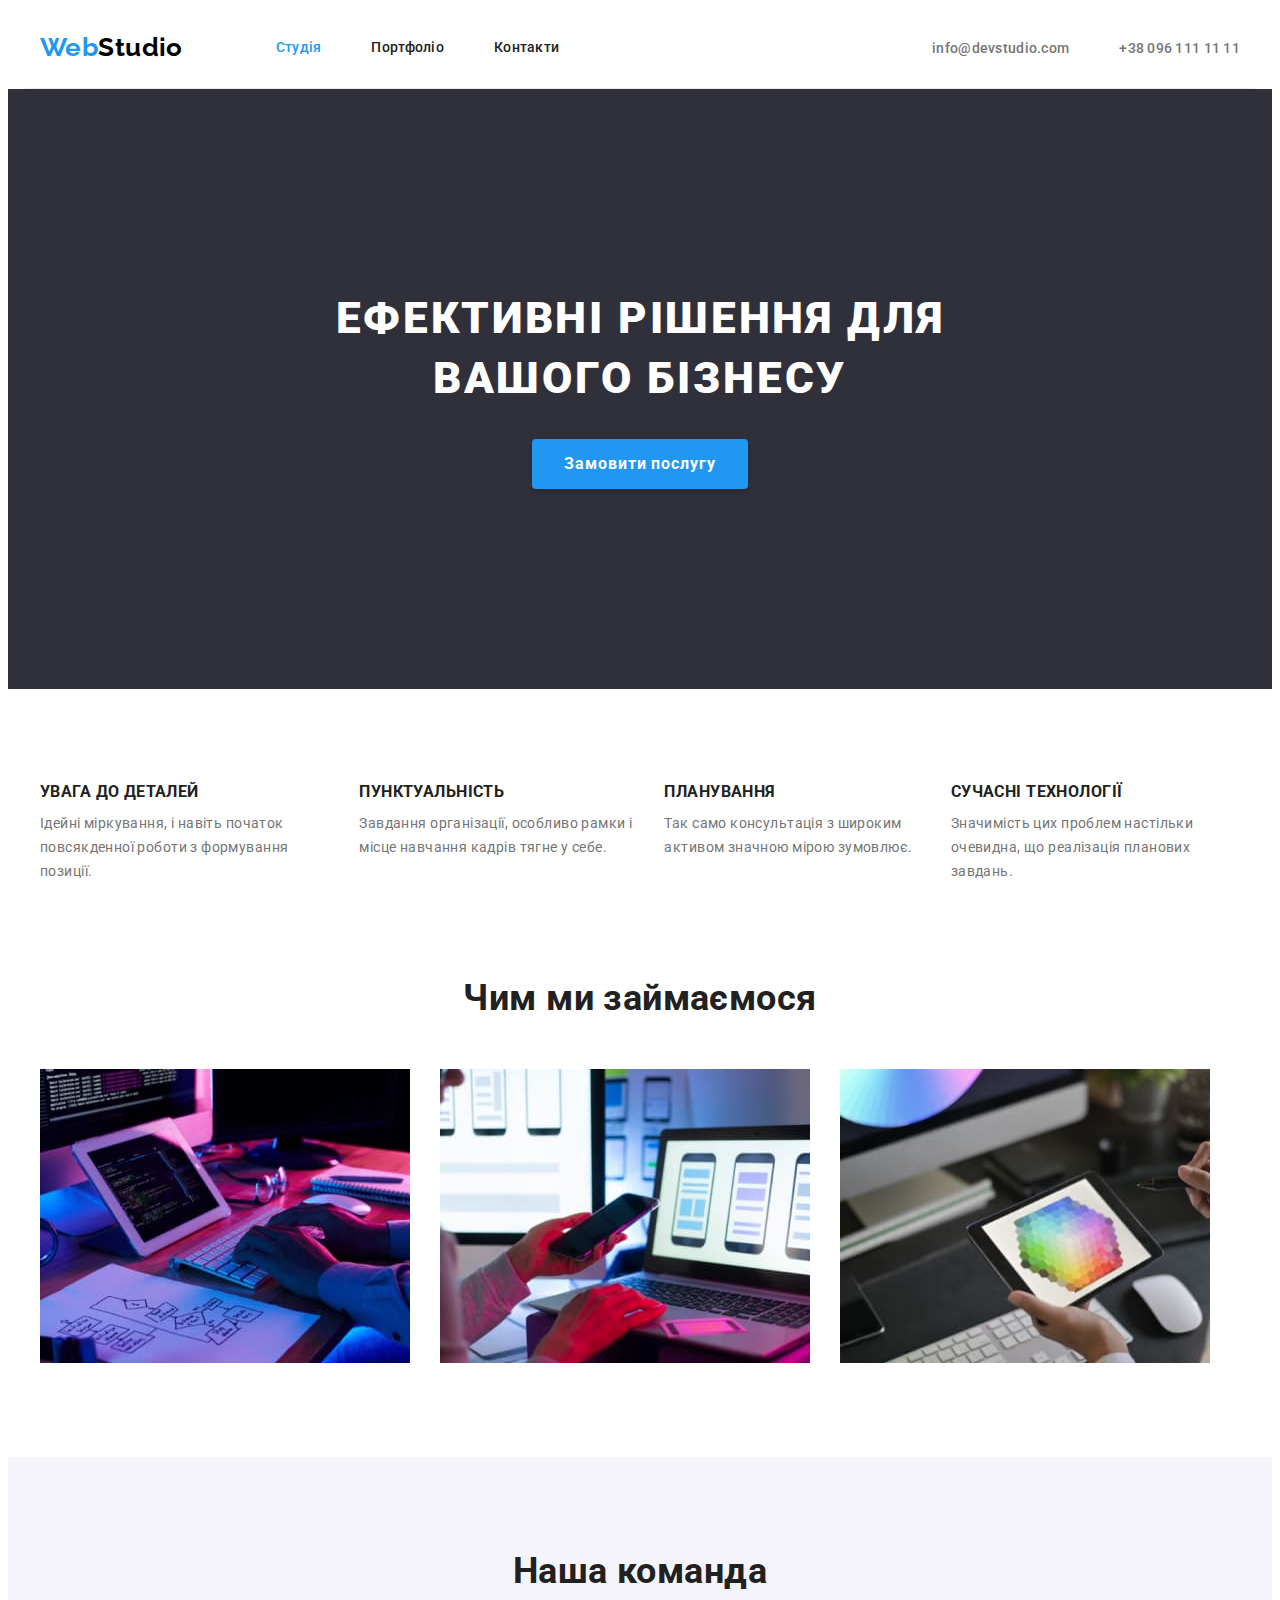
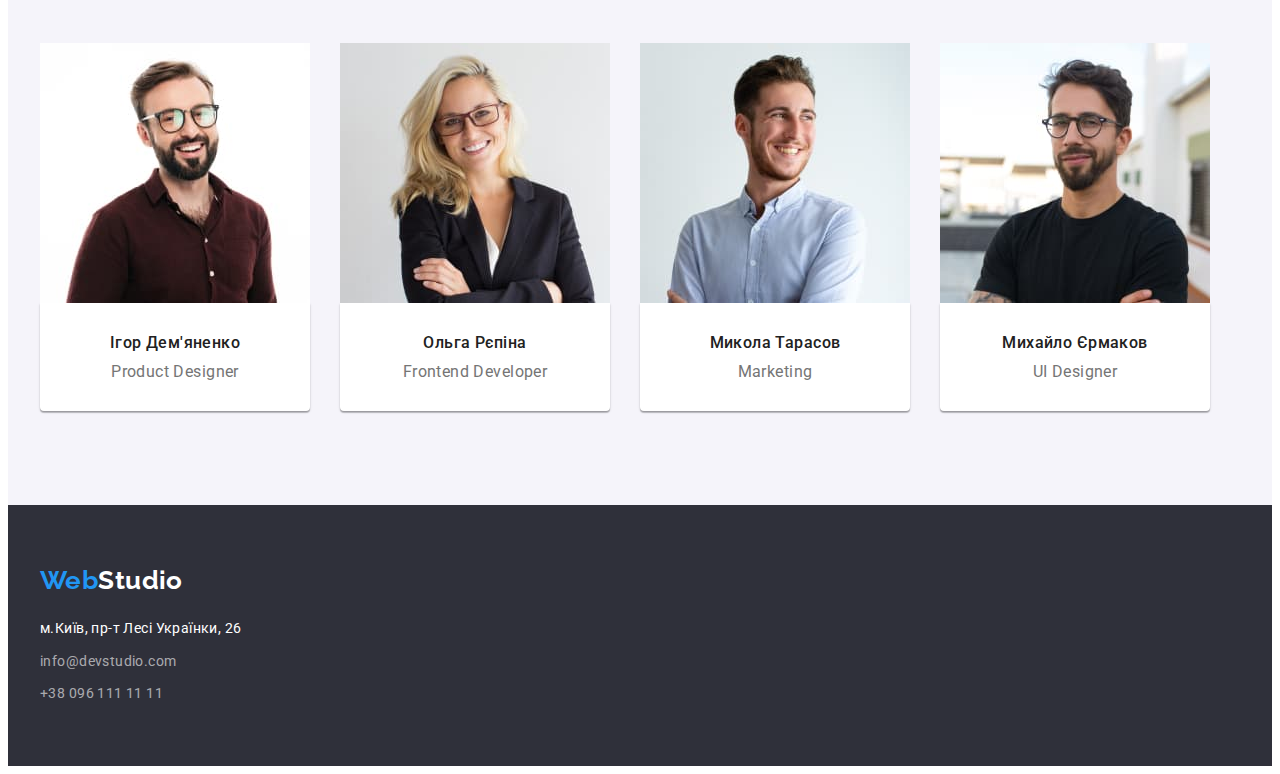
<file: index.html>
<!DOCTYPE html>
<html lang="uk">
  <head>
    <meta charset="UTF-8" />
    <meta http-equiv="X-UA-Compatible" content="IE=edge" />
    <meta name="viewport" content="width=device-width, initial-scale=1.0" />

    <title>Web Studio</title>
    <link
      rel="stylesheet"
      href="https://cdnjs.cloudflare.com/ajax/libs/modern-normalize/1.1.0/modern-normalize.min.css"
      integrity="sha512-wpPYUAdjBVSE4KJnH1VR1HeZfpl1ub8YT/NKx4PuQ5NmX2tKuGu6U/JRp5y+Y8XG2tV+wKQpNHVUX03MfMFn9Q=="
      crossorigin="anonymous"
      referrerpolicy="no-referrer"
    />
    <link rel="stylesheet" href="./css/styles.css" />
    <link rel="preconnect" href="https://fonts.googleapis.com" />
    <link rel="preconnect" href="https://fonts.gstatic.com" crossorigin />
    <link
      href="https://fonts.googleapis.com/css2?family=Raleway:wght@700&family=Roboto:wght@400;500;700;900&display=swap"
      rel="stylesheet"
    />
  </head>
  <body>
    <header class="page-header">
      <div class="conteiner">
        <nav class="site-nav">
          <a class="logo-head" lang="en" href="#"><span class="web-logo">Web</span>Studio</a>
          <ul class="nav-links list">
            <li><a href="#" class="link current">Студія</a></li>
            <li><a href="./portfolio.html" class="link">Портфоліо</a></li>
            <li><a href="#" class="link">Контакти</a></li>
          </ul>
        </nav>

        <ul class="contacts-header list">
          <li><a href="mailto:info@devstudio.com">info@devstudio.com</a></li>
          <li><a href="tel:+380961111111">+38 096 111 11 11</a></li>
        </ul>
      </div>
    </header>
    <main>
      <!--1 секція -->
      <section class="herro-sec">
        <div class="conteiner">
          <h1 class="hero-h">Ефективні рішення для вашого бізнесу</h1>
          <button class="hero-btn" type="button">Замовити послугу</button>
        </div>
      </section>
      <!--2 cek-->
      <section>
        <div class="conteiner">
          <h2 class="visually-hidden">Особливості</h2>
          <ul class="benefits list">
            <li>
              <h3>УВАГА ДО ДЕТАЛЕЙ</h3>
              <p>Ідейні міркування, і навіть початок повсякденної роботи з формування позиції.</p>
            </li>
            <li>
              <h3>ПУНКТУАЛЬНІСТЬ</h3>
              <p>Завдання організації, особливо рамки і місце навчання кадрів тягне у себе.</p>
            </li>
            <li>
              <h3>ПЛАНУВАННЯ</h3>
              <p>Так само консультація з широким активом значною мірою зумовлює.</p>
            </li>
            <li>
              <h3>СУЧАСНІ ТЕХНОЛОГІЇ</h3>
              <p>Значимість цих проблем настільки очевидна, що реалізація планових завдань.</p>
            </li>
          </ul>
        </div>
      </section>
      <!--3 sek-->
      <section class="our-works">
        <div class="conteiner">
          <h2>Чим ми займаємося</h2>
          <ul class="works list">
            <li>
              <img src="./images/img1.jpg" width="370" alt="написання коду на коп'ютері" />
            </li>
            <li>
              <img src="./images/img2.jpg" width="370" alt="розробка додатків на телефон" />
            </li>
            <li>
              <img src="./images/img3.jpg" width="370" alt="підбір кольору" />
            </li>
          </ul>
        </div>
      </section>
      <!--4 sek-->
      <section class="team">
        <div class="conteiner">
          <h2 class="our-team">Наша команда</h2>
          <ul class="members list">
            <li>
              <img
                src="./images/imgigor.jpg"
                width="270"
                height="260"
                alt="Чоловік в окулярах посміхаєтся"
              />
              <div class="card">
                <h3>Ігор Дем'яненко</h3>
                <p lang="en">Product Designer</p>
              </div>
            </li>
            <li>
              <img src="./images/imgolga.jpg" width="270" height="260" alt="Жінка в окулярах" />
              <div class="card">
                <h3>Ольга Рєпіна</h3>
                <p lang="en">Frontend Developer</p>
              </div>
            </li>
            <li>
              <img
                src="./images/imgmikola.jpg"
                width="270"
                height="260"
                alt="Чоловік у білій сорочці посміхаєтся"
              />
              <div class="card">
                <h3>Микола Тарасов</h3>
                <p lang="en">Marketing</p>
              </div>
            </li>
            <li>
              <img
                src="./images/imgmihailo.jpg"
                width="270"
                height="260"
                alt="Усміхнений чоловік у чорній футболці"
              />
              <div class="card">
                <h3>Михайло Єрмаков</h3>
                <p lang="en">UI Designer</p>
              </div>
            </li>
          </ul>
        </div>
      </section>
    </main>
    <footer class="footer">
      <div class="conteiner">
        <a class="logo-footer" lang="en" href="#"><span class="web-logo">Web</span>Studio</a>
        <address>
          <ul class="contacts-footer list">
            <li>
              <a
                class="map"
                href="https://goo.gl/maps/fwpPtRoD1CJxpNF26"
                target="_blank"
                rel="noopener noreferrer nofollow"
              >
                м.Київ, пр-т Лесі Українки, 26</a
              >
            </li>
            <li><a class="mail" href="mailto:info@devstudio.com">info@devstudio.com</a></li>
            <li><a class="phone" href="tel:+380961111111">+38 096 111 11 11</a></li>
          </ul>
        </address>
      </div>
    </footer>
  </body>
</html>
</file>
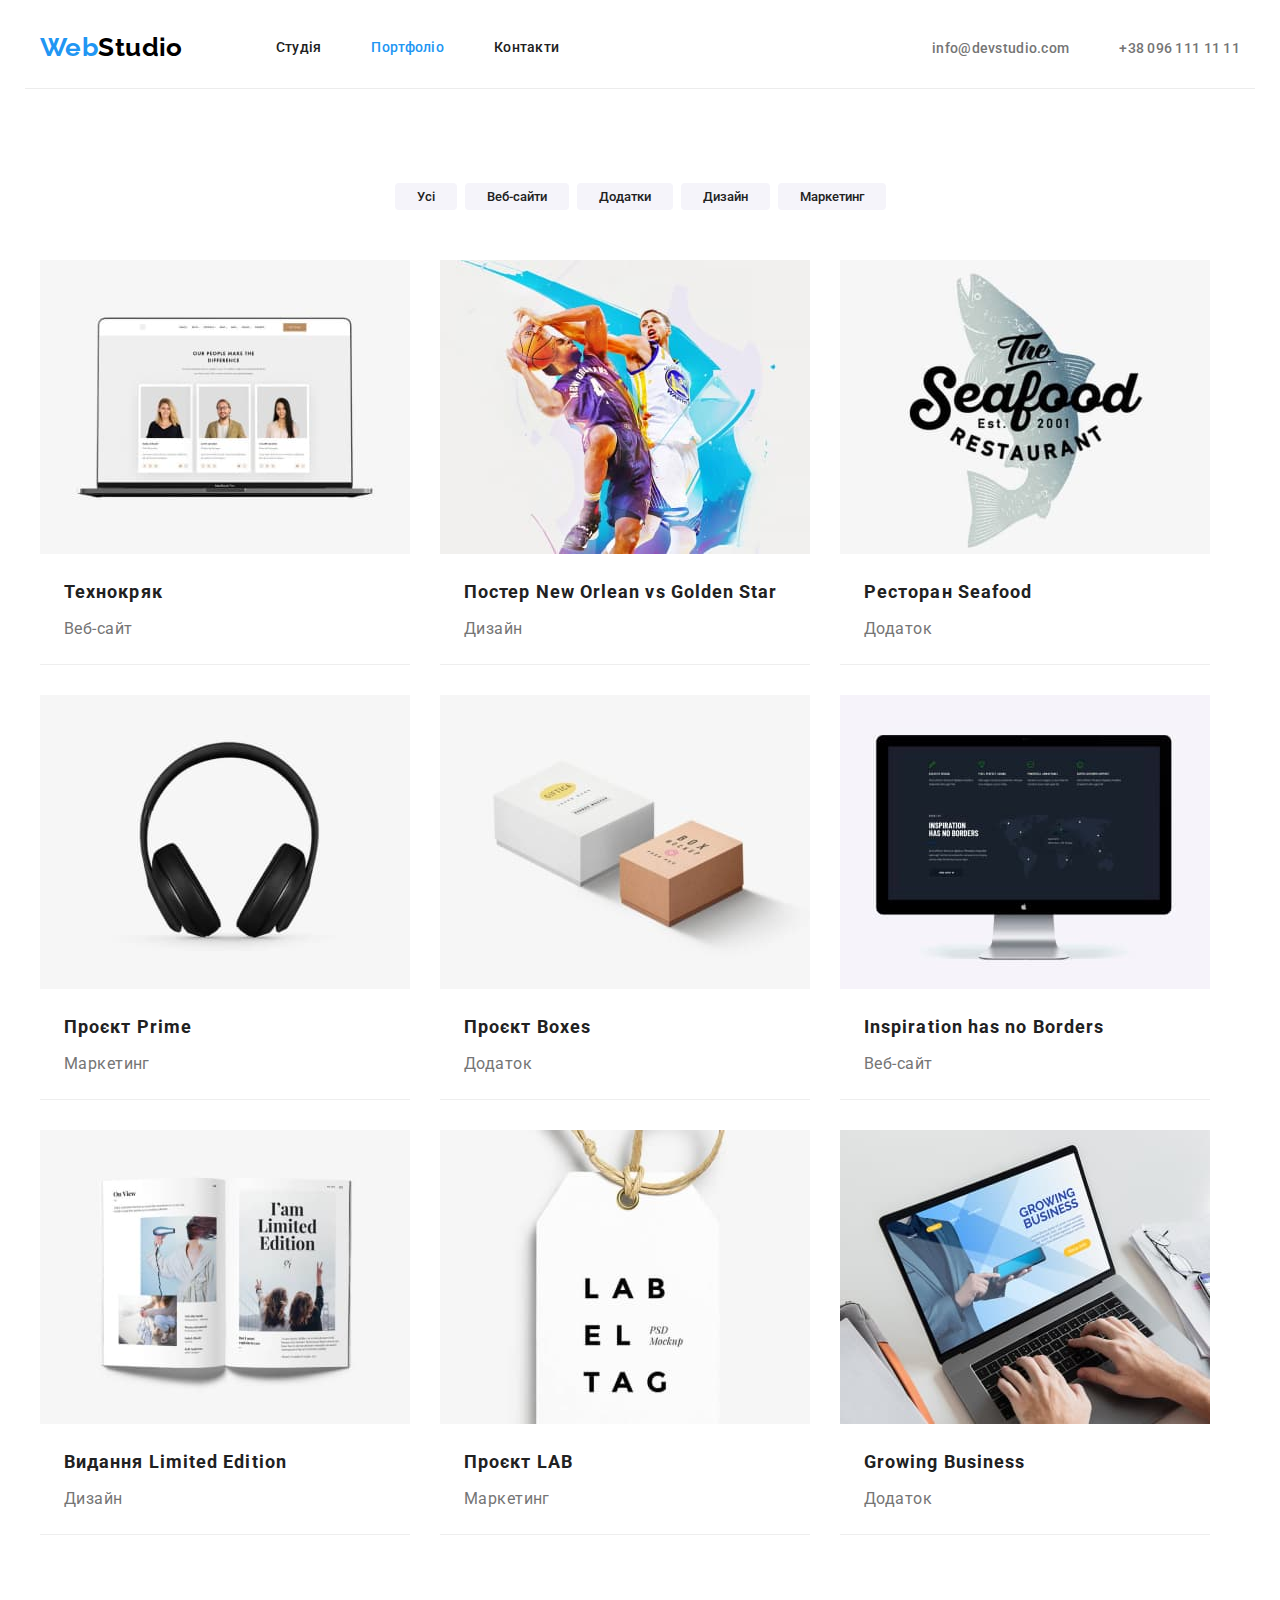
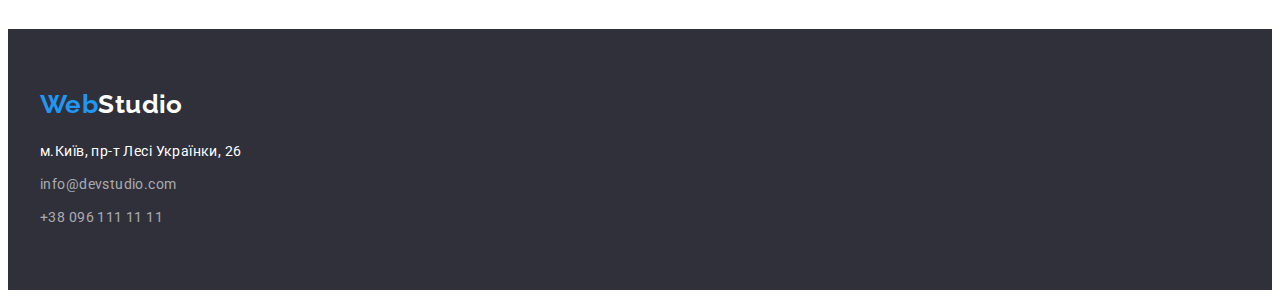
<file: portfolio.html>
<!DOCTYPE html>
<html lang="uk">
  <head>
    <meta charset="UTF-8" />
    <meta http-equiv="X-UA-Compatible" content="IE=edge" />
    <meta name="viewport" content="width=device-width, initial-scale=1.0" />

    <title>Portfolio</title>
    <link
      rel="stylesheet"
      href="https://cdnjs.cloudflare.com/ajax/libs/modern-normalize/1.1.0/modern-normalize.min.css"
      integrity="sha512-wpPYUAdjBVSE4KJnH1VR1HeZfpl1ub8YT/NKx4PuQ5NmX2tKuGu6U/JRp5y+Y8XG2tV+wKQpNHVUX03MfMFn9Q=="
      crossorigin="anonymous"
      referrerpolicy="no-referrer"
    />
    <link rel="stylesheet" href="./css/styles.css" />
    <link rel="preconnect" href="https://fonts.googleapis.com" />
    <link rel="preconnect" href="https://fonts.gstatic.com" crossorigin />
    <link
      href="https://fonts.googleapis.com/css2?family=Raleway:wght@700&family=Roboto:wght@400;500;700;900&display=swap"
      rel="stylesheet"
    />
  </head>
  <body>
    <header class="page-header">
      <div class="conteiner">
        <nav class="site-nav">
          <a class="logo-head" lang="en" href="./index.html"
            ><span class="web-logo">Web</span>Studio</a
          >
          <ul class="nav-links list">
            <li><a href="./index.html" class="link">Студія</a></li>
            <li><a href="#" class="link current">Портфоліо</a></li>
            <li><a href="#" class="link">Контакти</a></li>
          </ul>
        </nav>

        <ul class="contacts-header list">
          <li><a href="mailto:info@devstudio.com">info@devstudio.com</a></li>
          <li><a href="tel:+380961111111">+38 096 111 11 11</a></li>
        </ul>
      </div>
    </header>
    <main>
      <section class="section-portf">
        <div class="conteiner">
          <h1 class="visually-hidden">Проекти</h1>
          <ul class="filters list">
            <li><button type="button">Усі</button></li>
            <li><button type="button">Веб-сайти</button></li>
            <li><button type="button">Додатки</button></li>
            <li><button type="button">Дизайн</button></li>
            <li><button type="button">Маркетинг</button></li>
          </ul>
        </div>
        <div class="conteiner">
          <ul class="projects list">
            <li>
              <img src="./images/web.jpg" width="370" alt="Веб-сайт на ноутбуці" />
              <div class="card-p">
                <h2>Технокряк</h2>
                <p>Веб-сайт</p>
              </div>
            </li>
            <li>
              <img src="./images/design.jpg" width="370" alt="Баскетболісти борються за м'яч" />
              <div class="card-p">
                <h2>Постер New Orlean vs Golden Star</h2>
                <p>Дизайн</p>
              </div>
            </li>
            <li>
              <img src="./images/restoraunt.jpg" width="370" alt="Лосось" />
              <div class="card-p">
                <h2>Ресторан Seafood</h2>
                <p>Додаток</p>
              </div>
            </li>
            <li>
              <img src="./images/headphones.jpg" width="370" alt="Навушники" />
              <div class="card-p">
                <h2>Проєкт Prime</h2>
                <p>Маркетинг</p>
              </div>
            </li>
            <li>
              <img src="./images/boxes.jpg" width="370" alt="Дві прямокутні коробочки" />
              <div class="card-p">
                <h2>Проєкт Boxes</h2>
                <p>Додаток</p>
              </div>
            </li>
            <li>
              <img src="./images/monitor.jpg" width="370" alt="Веб-сайт на моніторі комп'ютера" />
              <div class="card-p">
                <h2>Inspiration has no Borders</h2>
                <p>Веб-сайт</p>
              </div>
            </li>
            <li>
              <img src="./images/book.jpg" width="370" alt="Розвернута книга" />
              <div class="card-p">
                <h2>Видання Limited Edition</h2>
                <p>Дизайн</p>
              </div>
            </li>
            <li>
              <img src="./images/labe.jpg" width="370" alt="Етикетка з надписом" />
              <div class="card-p">
                <h2>Проєкт LAB</h2>
                <p>Маркетинг</p>
              </div>
            </li>
            <li>
              <img src="./images/notebook.jpg" width="370" alt="Людина клацає ноутбук" />
              <div class="card-p">
                <h2>Growing Business</h2>
                <p>Додаток</p>
              </div>
            </li>
          </ul>
        </div>
      </section>
    </main>
    <footer class="footer">
      <div class="conteiner">
        <a class="logo-footer" lang="en" href="./index.html"
          ><span class="web-logo">Web</span>Studio</a
        >
        <address class="adress">
          <ul class="contacts-footer list">
            <li>
              <a
                class="map"
                href="https://goo.gl/maps/fwpPtRoD1CJxpNF26"
                target="_blank"
                rel="noopener noreferrer nofollow"
              >
                м.Київ, пр-т Лесі Українки, 26</a
              >
            </li>
            <li><a class="mail" href="mailto:info@devstudio.com">info@devstudio.com</a></li>
            <li><a class="phone" href="tel:+380961111111">+38 096 111 11 11</a></li>
          </ul>
        </address>
      </div>
    </footer>
  </body>
</html>
</file>
<file: css/styles.css>
:root {
  --border: rgba(236, 236, 236, 1);
  --black: #000000;
  --accent: #2196f3;
  --grey: #757575;
  --white: #ffffff;
  --text: #212121;
  --focus: #188ce8;
  --memberbgc: #f5f4fa;
  --headfoot: #2f303a;
  --font-btn: inherit;
}

body {
  font-family: Roboto, sans-serif;
  background-color: var(--white);
  font-size: 14px;
  letter-spacing: 0.03em;
}
img {
  display: block;
  max-width: 100%;
  height: auto;
}
section {
  padding: 94px 0;
}
h1,
h2,
h3,
h4,
h5,
h6,
p,
ul {
  margin: 0;
  padding: 0;
}
.list {
  list-style: none;
}
.page-header .conteiner {
  display: flex;
  align-items: center;
  justify-content: space-between;

  margin: 0 auto;
  max-width: 1200px;

  border-bottom: 1px solid var(--border);
}
.site-nav {
  display: flex;
  align-items: center;
}

.nav-links li + li {
  margin-left: 50px;
}

.nav-links {
  display: flex;
}

.nav-links .link {
  display: block;
  padding: 32px 0;
  text-decoration: none;
  font-style: normal;
  font-weight: 500;

  line-height: 1.14;
  letter-spacing: 0.02em;

  color: var(--text);
}
.nav-links .link:hover,
.nav-links .link:focus {
  color: var(--accent);
}
.nav-links .link.current {
  color: var(--accent);
}
.contacts-header {
  display: flex;
}

.contacts-header li + li {
  margin-left: 50px;
}

.contacts-header a {
  padding: 32px 0;
  text-decoration: none;
  font-style: normal;
  font-weight: 500;

  line-height: 1.14;
  letter-spacing: 0.02em;

  color: var(--grey);
}
.contacts-header a:hover,
.contacts-header a:focus {
  font-style: normal;
  font-weight: 500;

  line-height: 1.14;
  letter-spacing: 0.02em;

  color: var(--accent);
}
.logo-head {
  margin-right: 93px;
  padding: 24px 0 25px 0;
  align-items: center;

  font-family: Raleway, sans-serif;
  text-decoration: none;
  font-style: normal;
  font-weight: 700;
  font-size: 26px;
  line-height: 1.19;
  /* identical to box height */

  color: var(--black);
}
.web-logo {
  color: var(--accent);
}
.conteiner {
  width: 1200px;

  margin: 0 auto;
  padding: 0 15px;
}

/*hero-sec-main*/
.herro-sec {
  background-color: var(--headfoot);
  padding: 200px 0;
}
.hero-h {
  margin: 0 auto;
  margin-bottom: 30px;

  width: 696px;
  height: 120px;
  font-style: normal;
  font-weight: 900;
  font-size: 44px;
  line-height: 1.36;
  /* or 136% */

  text-align: center;
  letter-spacing: 0.06em;
  text-transform: uppercase;

  color: var(--white);
}
.hero-btn {
  padding: 10px 32px;
  margin: 0 auto;

  font-family: var(--font-btn);
  font-style: normal;
  font-weight: 700;
  font-size: 16px;
  line-height: 1.88;
  /* identical to box height, or 188% */

  display: flex;
  align-items: center;
  text-align: center;
  letter-spacing: 0.06em;

  color: var(--white);
  background: var(--accent);
  box-shadow: 0px 4px 4px rgba(0, 0, 0, 0.15);
  border: none;
  border-radius: 4px;
  cursor: pointer;
}
.hero-btn:hover {
  background: var(--focus);
  box-shadow: 0px 4px 4px rgba(0, 0, 0, 0.15);
  border-radius: 4px;
}
.hero-btn:focus {
  background: var(--focus);
  box-shadow: 0px 4px 4px rgba(0, 0, 0, 0.15);
  border-radius: 4px;
}

/*2sec-main*/
.visually-hidden {
  position: absolute;
  white-space: nowrap;
  width: 1px;
  height: 1px;
  overflow: hidden;
  border: 0;
  padding: 0;
  clip: rect(0 0 0 0);
  clip-path: inset (50%);
  margin: -1px;
}
.benefits {
  display: flex;
  text-align: center;
}
.benefits > li:not(:last-child) {
  margin-right: 30px;
}
.benefits h3 {
  margin-bottom: 10px;
  line-height: 1.14;
  text-align: left;

  text-transform: uppercase;

  color: var(--text);
}
.benefits p {
  text-align: left;
  line-height: 1.71;
  /* or 171% */

  color: var(--grey);
}
/*3sec-main*/
section.our-works {
  padding-top: 0;
}
.our-works h2 {
  margin-bottom: 50px;
  font-size: 36px;
  line-height: 1.16;
  text-align: center;

  color: var(--text);
}
.works {
  display: flex;
}
.works > li:not(:last-child) {
  margin-right: 30px;
}
/*4sec-main*/
.team {
  background-color: var(--memberbgc);
}
.our-team {
  margin-bottom: 50px;
  font-style: normal;
  font-weight: 700;
  font-size: 36px;
  line-height: 1.16;
  text-align: center;
  background-color: var(--memberbgc);

  color: var(--text);
}
.members {
  display: flex;
}
.members > li:not(:last-child) {
  margin-right: 30px;
}
.card {
  padding: 30px 0;
  box-shadow: 0px 1px 3px rgba(0, 0, 0, 0.12), 0px 1px 1px rgba(0, 0, 0, 0.14),
    0px 2px 1px rgba(0, 0, 0, 0.2);
  border-radius: 0px 0px 4px 4px;

  background-color: var(--white);
}
.card img {
  margin-bottom: 30px;
}

.members h3 {
  margin-bottom: 10px;
  font-weight: 500;
  font-size: 16px;
  line-height: 1.2;
  /* identical to box height */

  text-align: center;

  color: var(--text);
  background-color: var(--white);
}
.members p {
  font-size: 16px;
  line-height: 1.2;
  /* identical to box height */

  text-align: center;

  color: var(--grey);
  background-color: var(--white);
}
/*portfolio*/
/*buttons*/

/* .conteiner > nav {
  display: flex;
} */
.section-portf {
}
.filters {
  display: flex;
  justify-content: center;
  margin-bottom: 50px;
}
.filters li:not(:last-child) {
  margin-right: 8px;
}
.filters button {
  padding: 6px 22px;
  font-family: var(--font-btn);
  font-style: normal;
  font-weight: 500;

  color: var(--text);
  background-color: var(--memberbgc);
  border-radius: 4px;
  border: none;
  cursor: pointer;
}
.filters button:hover,
.filters button:focus {
  background-color: var(--accent);
  color: var(--white);
}
/*projects*/
.card-p {
  padding: 20px 24px;
  border-bottom: 1px solid #eee;
}
.card-p > h2 {
  margin-bottom: 4px;
}

.projects {
  display: flex;
  flex-wrap: wrap;
  gap: 30px;
}
/*
.projects .card-p{
  margin-right: 30px;
  margin-bottom: 30px;
}
.projects .card-p:last-child(-n+3){
  margin-bottom: 0;
}
.projects .card-p:nth-child(n){
  margin-right: 0;
}
*/
.projects h2 {
  font-size: 18px;
  line-height: 2;
  /* identical to box height, or 200% */

  letter-spacing: 0.06em;

  color: var(--text);
}
.projects p {
  font-size: 16px;
  line-height: 1.88;
  /* identical to box height, or 188% */

  color: var(--grey);
}
/*footer*/
.footer {
  padding: 60px 0;
  background-color: var(--headfoot);
}
a.logo-footer {
  display: block;
  margin-bottom: 20px;

  font-family: Raleway, sans-serif;
  font-style: normal;
  text-decoration: none;
  font-weight: 700;
  font-size: 26px;
  line-height: 1.2;
  /* identical to box height */

  color: var(--white);
}
.contacts-footer li {
  display: block;
}
.contacts-footer li:not(:last-child) {
  margin-bottom: 9px;
}
.map {
  font-style: normal;
  text-decoration: none;
  font-weight: 400;

  line-height: 1.71;
  /* or 171% */

  color: var(--white);
}
.mail,
.phone {
  font-style: normal;
  text-decoration: none;
  font-weight: 400;

  line-height: 1.71;
  /* or 171% */

  color: rgba(255, 255, 255, 0.6);
}
.contacts-footer a:hover,
.contacts-footer a:focus {
  color: var(--focus);
}

/*.map:hover,
.map:focus {
  color: var(--focus);
}
.mail:hover,
.mail:focus {
  color: var(--focus);
}
.phone:hover,
.phone:focus {
  color: var(--focus);
}*/
</file>
